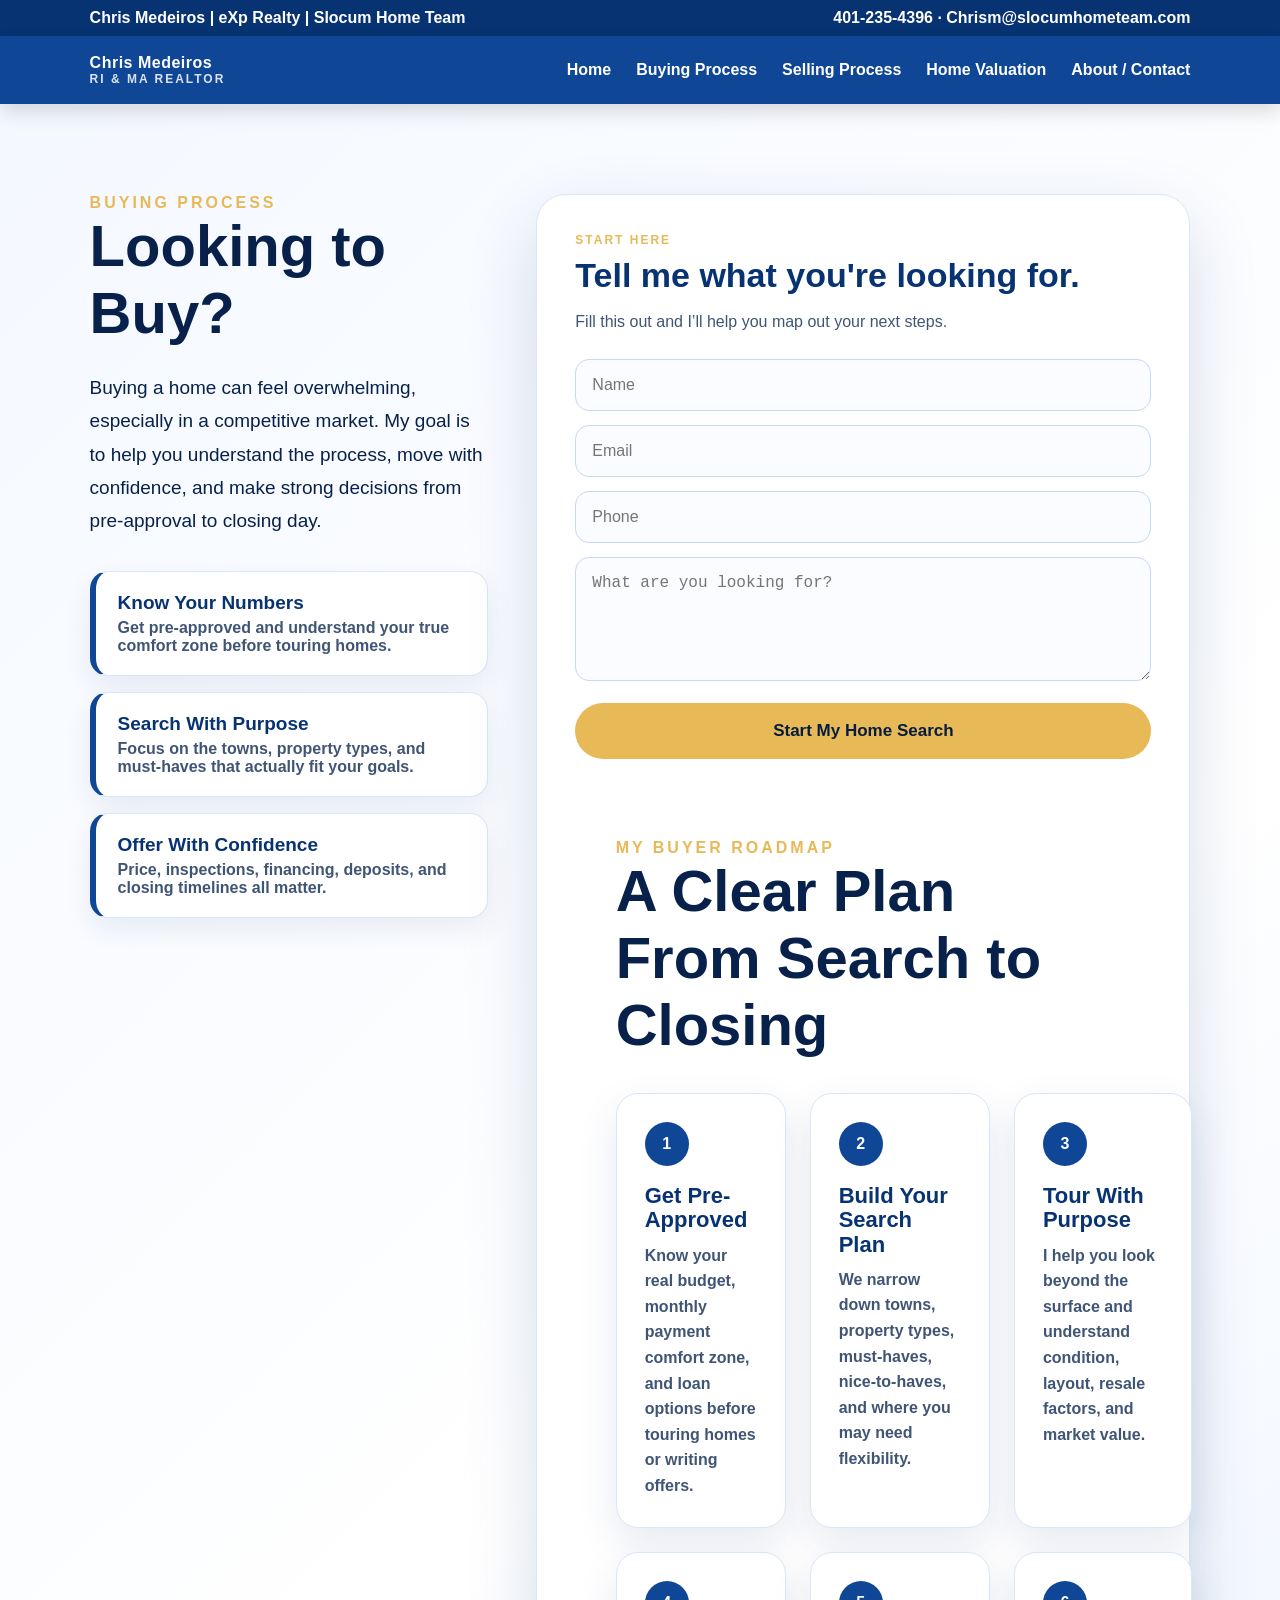
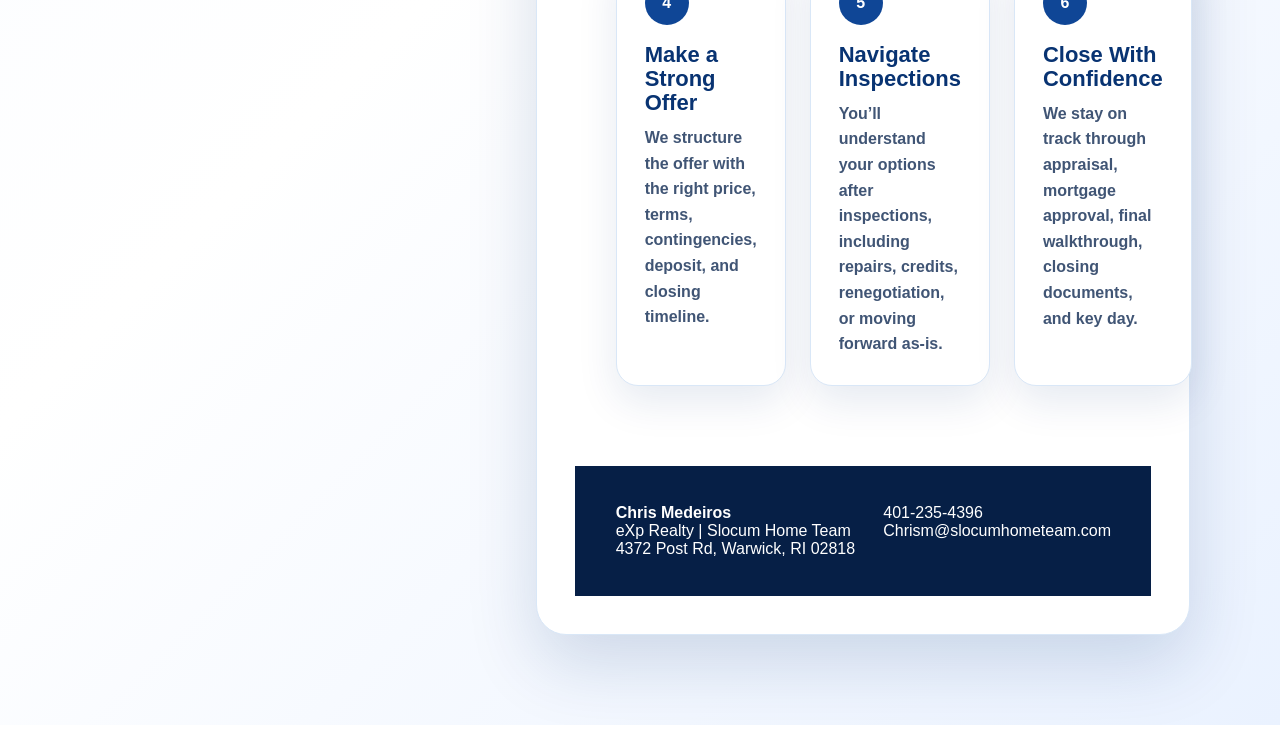
<file: buying.html>
<!doctype html>
<html>
<head>
  <meta charset="utf-8">
  <meta name="viewport" content="width=device-width, initial-scale=1">
  <title>Buying Process | Chris Medeiros</title>

  <style>
    :root{
      --blue:#0f4696;
      --blue2:#083372;
      --light:#f4f8ff;
      --gold:#e7b957;
      --text:#07214a;
    }

    *{box-sizing:border-box}

    body{
      margin:0;
      font-family:Arial,Helvetica,sans-serif;
      color:var(--text);
      background:#fff;
    }

    a{text-decoration:none;color:inherit}

    .top{
      background:var(--blue2);
      color:#fff;
      padding:9px 7%;
      display:flex;
      justify-content:space-between;
      font-weight:700;
    }

    .nav{
      background:var(--blue);
      color:#fff;
      padding:18px 7%;
      display:flex;
      align-items:center;
      justify-content:space-between;
      position:sticky;
      top:0;
      z-index:10;
      box-shadow:0 8px 18px #0002;
    }

    .brand{font-weight:900;letter-spacing:.5px}

    .brand span{
      display:block;
      font-size:12px;
      letter-spacing:2px;
      opacity:.85;
    }

    .links{
      display:flex;
      gap:25px;
      font-weight:800;
    }

    .links a:hover{color:var(--gold)}

    .eyebrow{
      color:var(--gold);
      font-weight:900;
      letter-spacing:3px;
      text-transform:uppercase;
    }

    h2{
      font-size:clamp(34px,5vw,58px);
      margin:0 0 25px;
    }

    .buy-hero{
      background:linear-gradient(135deg,#f4f8ff 0%,#ffffff 55%,#eaf2ff 100%);
      padding:90px 7%;
      display:grid;
      grid-template-columns:1fr 1fr;
      gap:48px;
      align-items:start;
    }

    .buy-copy p{
      font-size:19px;
      line-height:1.75;
      max-width:760px;
    }

    .buy-points{
      display:grid;
      gap:16px;
      margin-top:34px;
      max-width:650px;
    }

    .buy-points div{
      background:white;
      border:1px solid #d9e7f7;
      border-left:6px solid var(--blue);
      border-radius:18px;
      padding:20px 22px;
      box-shadow:0 12px 28px rgba(8,51,114,.08);
    }

    .buy-points strong{
      display:block;
      color:var(--blue2);
      font-size:19px;
      margin-bottom:5px;
    }

    .buy-points span{
      color:#405575;
      font-weight:700;
    }

    .contact-panel{
      background:#fff;
      border:1px solid #d9e7f7;
      border-radius:30px;
      padding:38px;
      box-shadow:0 28px 70px rgba(8,51,114,.16);
    }

    .contact-kicker{
      color:var(--gold);
      font-size:12px;
      font-weight:900;
      letter-spacing:2px;
      text-transform:uppercase;
      margin-bottom:10px;
    }

    .contact-panel h3{
      color:var(--blue2);
      font-size:34px;
      line-height:1.1;
      margin:0 0 10px;
    }

    .contact-lead{
      color:#405575;
      font-size:16px;
      line-height:1.55;
      margin-bottom:24px;
    }

    .form input,
    .form textarea{
      width:100%;
      background:#fbfcff;
      border:1px solid #c6d9f1;
      border-radius:14px;
      padding:16px;
      margin-bottom:14px;
      font-size:16px;
      transition:.2s;
    }

    .form input:focus,
    .form textarea:focus{
      outline:none;
      border-color:var(--blue);
      box-shadow:0 0 0 4px rgba(15,70,150,.12);
    }

    .btn{
      display:inline-block;
      background:var(--gold);
      color:#071d40;
      font-weight:900;
      padding:16px 25px;
      border-radius:40px;
    }

    .form button.btn{
      width:100%;
      border:0;
      cursor:pointer;
      font-size:17px;
      padding:18px;
      margin-top:4px;
    }

    .section{
      padding:80px 7%;
    }

    .section.light{
      background:var(--light);
    }

    .process-grid{
      display:grid;
      grid-template-columns:repeat(3,1fr);
      gap:24px;
      margin-top:35px;
    }

    .process-card{
      background:white;
      border-radius:22px;
      padding:28px;
      box-shadow:0 16px 40px rgba(8,51,114,.10);
      border:1px solid #d9e7f7;
    }

    .step{
      width:44px;
      height:44px;
      background:var(--blue);
      color:white;
      border-radius:50%;
      display:flex;
      align-items:center;
      justify-content:center;
      font-weight:900;
      margin-bottom:18px;
    }

    .process-card h3{
      color:var(--blue2);
      font-size:22px;
      margin:0 0 10px;
    }

    .process-card p{
      color:#405575;
      line-height:1.6;
      margin:0;
      font-weight:600;
    }

    .footer{
      background:#061f46;
      color:white;
      padding:38px 7%;
      display:flex;
      justify-content:space-between;
      gap:20px;
    }

    @media(max-width:850px){
      .top,.nav,.footer{display:block}
      .links{flex-wrap:wrap;margin-top:16px}
      .buy-hero,.process-grid{grid-template-columns:1fr}
      .buy-hero,.section{padding:55px 6%}
      .contact-panel{padding:26px}
    }
  </style>
</head>

<body>
  <div class="top">
    <div>Chris Medeiros | eXp Realty | Slocum Home Team</div>
    <div>401-235-4396 · Chrism@slocumhometeam.com</div>
  </div>

  <nav class="nav">
    <a class="brand" href="index.html">Chris Medeiros<span>RI & MA REALTOR</span></a>
    <div class="links">
      <a href="index.html">Home</a>
      <a href="buying.html">Buying Process</a>
      <a href="selling.html">Selling Process</a>
      <a href="valuation.html">Home Valuation</a>
      <a href="about.html">About / Contact</a>
    </div>
  </nav>

  <section class="buy-hero">
    <div class="buy-copy">
      <div class="eyebrow">Buying Process</div>
      <h2>Looking to Buy?</h2>
      <p>
        Buying a home can feel overwhelming, especially in a competitive market. My goal is
        to help you understand the process, move with confidence, and make strong decisions
        from pre-approval to closing day.
      </p>

      <div class="buy-points">
        <div>
          <strong>Know Your Numbers</strong>
          <span>Get pre-approved and understand your true comfort zone before touring homes.</span>
        </div>
        <div>
          <strong>Search With Purpose</strong>
          <span>Focus on the towns, property types, and must-haves that actually fit your goals.</span>
        </div>
        <div>
          <strong>Offer With Confidence</strong>
          <span>Price, inspections, financing, deposits, and closing timelines all matter.</span>
        </div>
      </div>
    </div>

    <div class="contact-panel">
      <div class="contact-kicker">Start here</div>
      <h3>Tell me what you're looking for.</h3>
      <p class="contact-lead">Fill this out and I’ll help you map out your next steps.</p>

<form class="form"
      action="https://formsubmit.co/cmedeiros1130@gmail.com"
      method="POST">

    <input
        type="text"
        name="Name"
        placeholder="Name"
        required>

    <input
        type="email"
        name="Email"
        placeholder="Email"
        required>

    <input
        type="text"
        name="Phone"
        placeholder="Phone"
        required>

    <textarea
        name="Message"
        rows="5"
        placeholder="What are you looking for?"
        required></textarea>

    <!-- Email Settings -->
    <input type="hidden" name="_subject" value="🏡 New Buyer Lead - Website">
    <input type="hidden" name="_captcha" value="false">
    <input type="hidden" name="_template" value="table">

    <!-- Redirect back to home page -->
    <input
        type="hidden"
        name="_next"
        value="https://cmedeiros1130.github.io/chris-medeiros-website/?submitted=true">

    <button type="submit" class="btn">
        Start My Home Search
    </button>

</form>

  <section class="section">
    <div class="eyebrow">My Buyer Roadmap</div>
    <h2>A Clear Plan From Search to Closing</h2>

    <div class="process-grid">
      <div class="process-card">
        <div class="step">1</div>
        <h3>Get Pre-Approved</h3>
        <p>Know your real budget, monthly payment comfort zone, and loan options before touring homes or writing offers.</p>
      </div>

      <div class="process-card">
        <div class="step">2</div>
        <h3>Build Your Search Plan</h3>
        <p>We narrow down towns, property types, must-haves, nice-to-haves, and where you may need flexibility.</p>
      </div>

      <div class="process-card">
        <div class="step">3</div>
        <h3>Tour With Purpose</h3>
        <p>I help you look beyond the surface and understand condition, layout, resale factors, and market value.</p>
      </div>

      <div class="process-card">
        <div class="step">4</div>
        <h3>Make a Strong Offer</h3>
        <p>We structure the offer with the right price, terms, contingencies, deposit, and closing timeline.</p>
      </div>

      <div class="process-card">
        <div class="step">5</div>
        <h3>Navigate Inspections</h3>
        <p>You’ll understand your options after inspections, including repairs, credits, renegotiation, or moving forward as-is.</p>
      </div>

      <div class="process-card">
        <div class="step">6</div>
        <h3>Close With Confidence</h3>
        <p>We stay on track through appraisal, mortgage approval, final walkthrough, closing documents, and key day.</p>
      </div>
    </div>
  </section>

  <footer class="footer">
    <div>
      <strong>Chris Medeiros</strong><br>
      eXp Realty | Slocum Home Team<br>
      4372 Post Rd, Warwick, RI 02818
    </div>
    <div>
      401-235-4396<br>
      Chrism@slocumhometeam.com
    </div>
  </footer>
      <script>
const params = new URLSearchParams(window.location.search);

if (params.get("submitted") === "true") {
    alert("Thank you for your submission! Chris will contact you shortly.");

    window.history.replaceState({}, document.title, window.location.pathname);
}
</script>

</body>
</html>
</file>
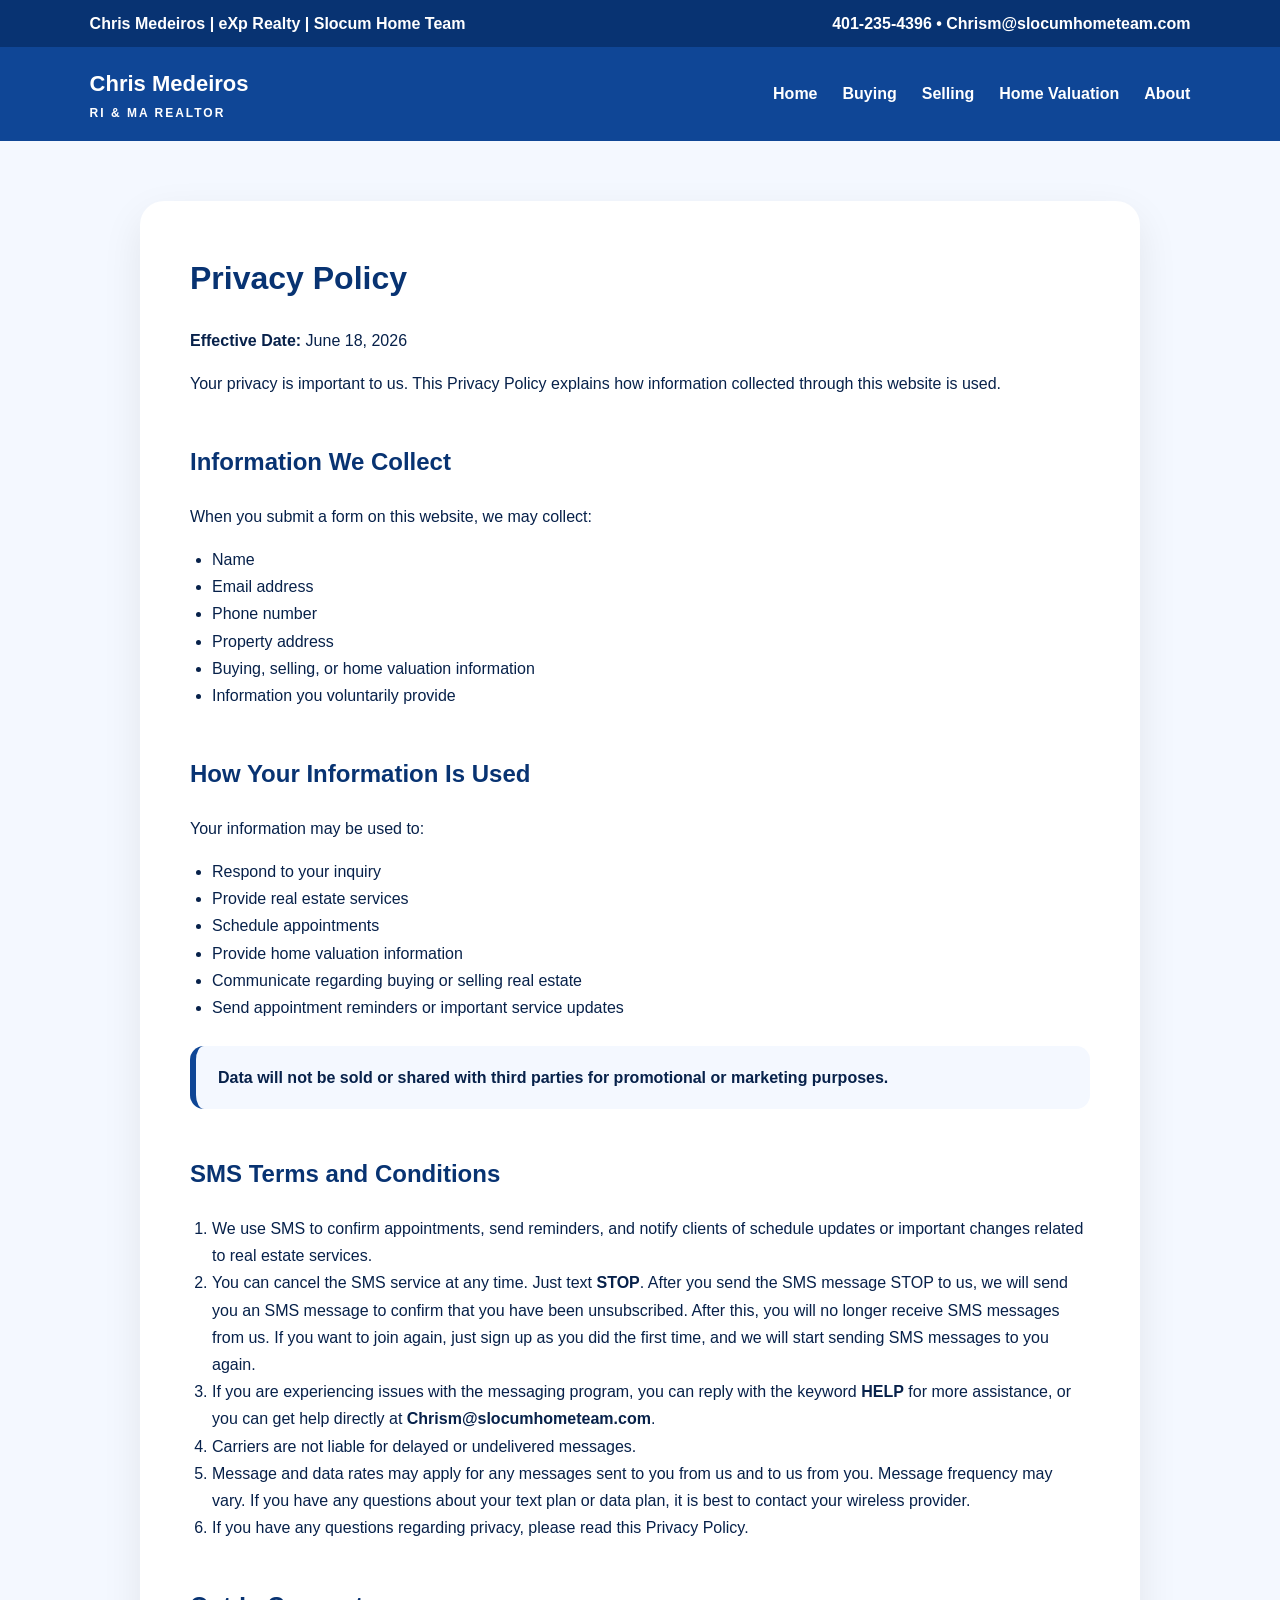
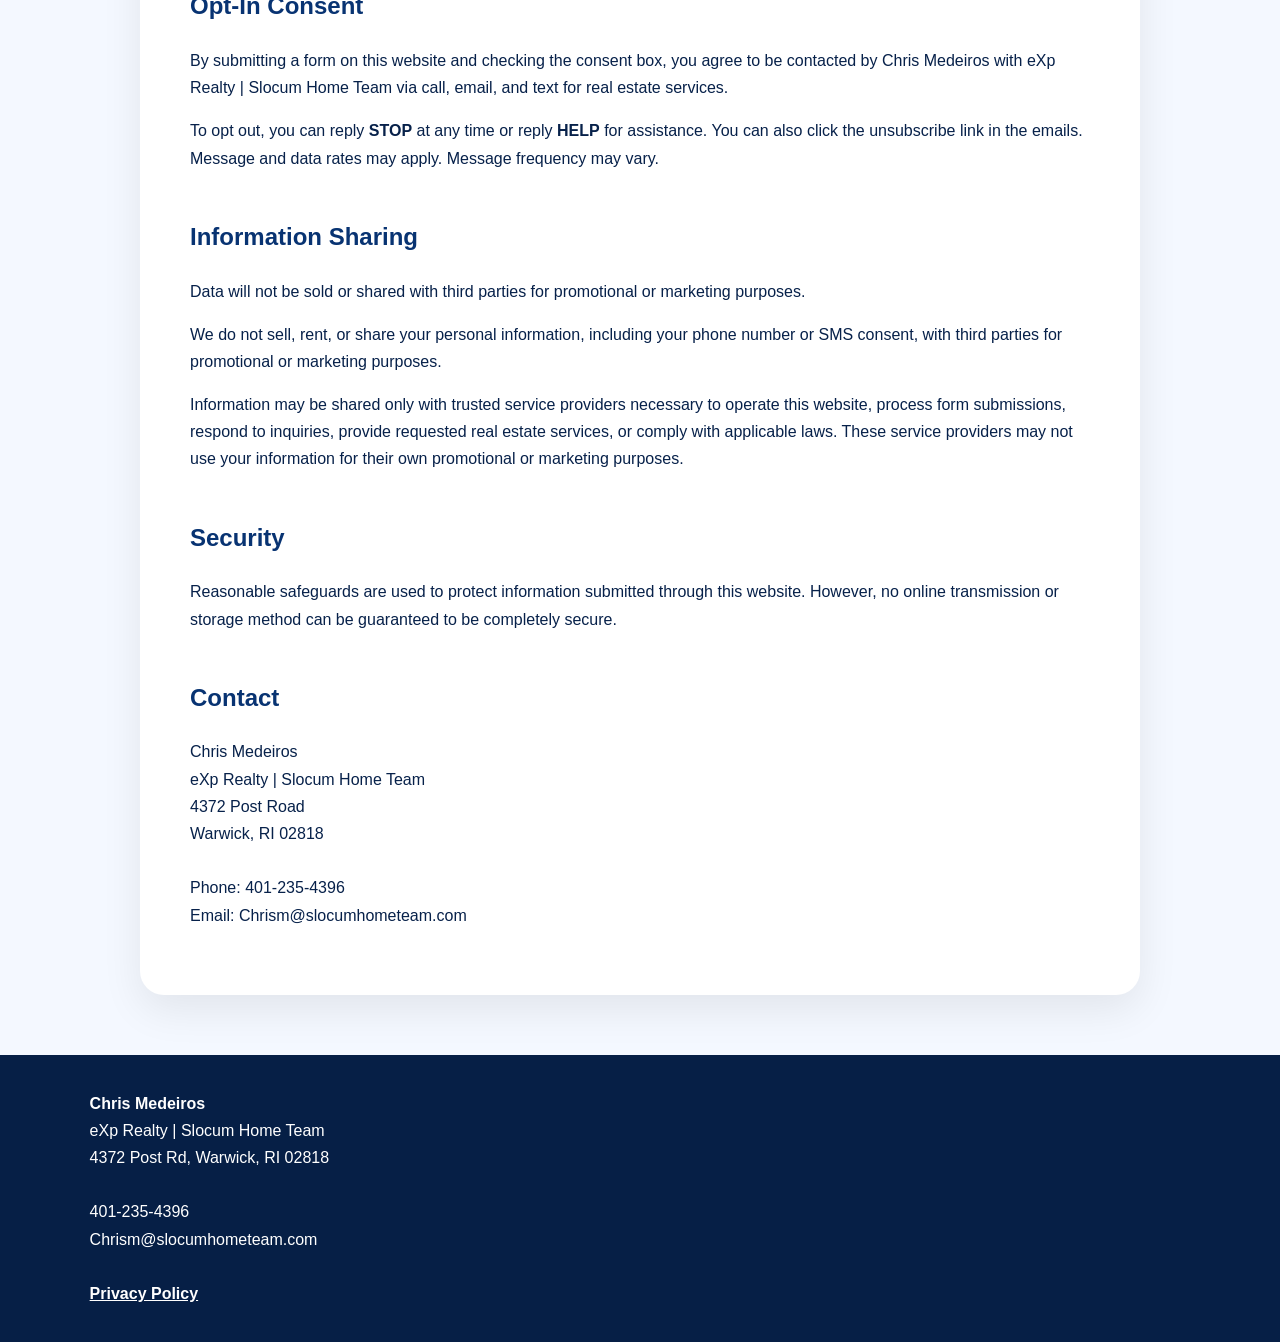
<file: privacy.html>
<!doctype html>
<html lang="en">
<head>
<meta charset="utf-8">
<meta name="viewport" content="width=device-width, initial-scale=1">

<title>Privacy Policy | Chris Medeiros</title>

<style>
:root{
  --blue:#0f4696;
  --blue2:#083372;
  --gold:#e7b957;
  --light:#f4f8ff;
  --text:#07214a;
}

*{box-sizing:border-box;}

body{
  margin:0;
  font-family:Arial,Helvetica,sans-serif;
  background:var(--light);
  color:var(--text);
  line-height:1.7;
}

a{
  color:var(--blue);
  text-decoration:none;
  font-weight:700;
}

.top{
  background:var(--blue2);
  color:#fff;
  padding:10px 7%;
  display:flex;
  justify-content:space-between;
  font-weight:bold;
}

.nav{
  background:var(--blue);
  color:#fff;
  padding:18px 7%;
  display:flex;
  justify-content:space-between;
  align-items:center;
}

.brand{
  font-size:22px;
  font-weight:900;
}

.brand span{
  display:block;
  font-size:12px;
  letter-spacing:2px;
}

.links{
  display:flex;
  gap:25px;
}

.links a{
  color:white;
  font-weight:bold;
}

.container{
  max-width:1000px;
  margin:60px auto;
  background:#fff;
  padding:50px;
  border-radius:24px;
  box-shadow:0 15px 40px rgba(0,0,0,.08);
}

h1{
  color:var(--blue2);
  margin-top:0;
}

h2{
  color:var(--blue2);
  margin-top:45px;
}

ul, ol{
  padding-left:22px;
}

.highlight{
  background:#f4f8ff;
  border-left:6px solid var(--blue);
  padding:18px 22px;
  border-radius:14px;
  margin:25px 0;
  font-weight:700;
}

.footer{
  background:#061f46;
  color:white;
  padding:35px 7%;
  margin-top:60px;
}

.footer a{
  color:white;
  text-decoration:underline;
  font-weight:800;
}

@media(max-width:800px){
  .top,
  .nav,
  .footer{
    display:block;
  }

  .links{
    margin-top:15px;
    flex-wrap:wrap;
  }

  .container{
    margin:30px 5%;
    padding:30px;
  }
}
</style>
</head>

<body>

<div class="top">
  <div>Chris Medeiros | eXp Realty | Slocum Home Team</div>
  <div>401-235-4396 • Chrism@slocumhometeam.com</div>
</div>

<nav class="nav">
  <div class="brand">
    Chris Medeiros
    <span>RI & MA REALTOR</span>
  </div>

  <div class="links">
    <a href="index.html">Home</a>
    <a href="buying.html">Buying</a>
    <a href="selling.html">Selling</a>
    <a href="valuation.html">Home Valuation</a>
    <a href="about.html">About</a>
  </div>
</nav>

<div class="container">

<h1>Privacy Policy</h1>

<p><strong>Effective Date:</strong> June 18, 2026</p>

<p>
Your privacy is important to us. This Privacy Policy explains how information collected through this website is used.
</p>

<h2>Information We Collect</h2>

<p>When you submit a form on this website, we may collect:</p>

<ul>
  <li>Name</li>
  <li>Email address</li>
  <li>Phone number</li>
  <li>Property address</li>
  <li>Buying, selling, or home valuation information</li>
  <li>Information you voluntarily provide</li>
</ul>

<h2>How Your Information Is Used</h2>

<p>Your information may be used to:</p>

<ul>
  <li>Respond to your inquiry</li>
  <li>Provide real estate services</li>
  <li>Schedule appointments</li>
  <li>Provide home valuation information</li>
  <li>Communicate regarding buying or selling real estate</li>
  <li>Send appointment reminders or important service updates</li>
</ul>

<div class="highlight">
  Data will not be sold or shared with third parties for promotional or marketing purposes.
</div>

<h2>SMS Terms and Conditions</h2>

<ol>
  <li>
    We use SMS to confirm appointments, send reminders, and notify clients of schedule updates or important changes related to real estate services.
  </li>

  <li>
    You can cancel the SMS service at any time. Just text <strong>STOP</strong>. After you send the SMS message STOP to us, we will send you an SMS message to confirm that you have been unsubscribed. After this, you will no longer receive SMS messages from us. If you want to join again, just sign up as you did the first time, and we will start sending SMS messages to you again.
  </li>

  <li>
    If you are experiencing issues with the messaging program, you can reply with the keyword <strong>HELP</strong> for more assistance, or you can get help directly at <strong>Chrism@slocumhometeam.com</strong>.
  </li>

  <li>
    Carriers are not liable for delayed or undelivered messages.
  </li>

  <li>
    Message and data rates may apply for any messages sent to you from us and to us from you. Message frequency may vary. If you have any questions about your text plan or data plan, it is best to contact your wireless provider.
  </li>

  <li>
    If you have any questions regarding privacy, please read this Privacy Policy.
  </li>
</ol>

<h2>Opt-In Consent</h2>

<p>
By submitting a form on this website and checking the consent box, you agree to be contacted by Chris Medeiros with eXp Realty | Slocum Home Team via call, email, and text for real estate services.
</p>

<p>
To opt out, you can reply <strong>STOP</strong> at any time or reply <strong>HELP</strong> for assistance. You can also click the unsubscribe link in the emails. Message and data rates may apply. Message frequency may vary.
</p>

<h2>Information Sharing</h2>

<p>
Data will not be sold or shared with third parties for promotional or marketing purposes.
</p>

<p>
We do not sell, rent, or share your personal information, including your phone number or SMS consent, with third parties for promotional or marketing purposes.
</p>

<p>
Information may be shared only with trusted service providers necessary to operate this website, process form submissions, respond to inquiries, provide requested real estate services, or comply with applicable laws. These service providers may not use your information for their own promotional or marketing purposes.
</p>

<h2>Security</h2>

<p>
Reasonable safeguards are used to protect information submitted through this website. However, no online transmission or storage method can be guaranteed to be completely secure.
</p>

<h2>Contact</h2>

<p>
Chris Medeiros<br>
eXp Realty | Slocum Home Team<br>
4372 Post Road<br>
Warwick, RI 02818<br><br>

Phone: 401-235-4396<br>
Email: Chrism@slocumhometeam.com
</p>

</div>

<footer class="footer">
  <strong>Chris Medeiros</strong><br>
  eXp Realty | Slocum Home Team<br>
  4372 Post Rd, Warwick, RI 02818<br><br>
  401-235-4396<br>
  Chrism@slocumhometeam.com<br><br>
  <a href="privacy.html">Privacy Policy</a>
</footer>

</body>
</html>
</file>
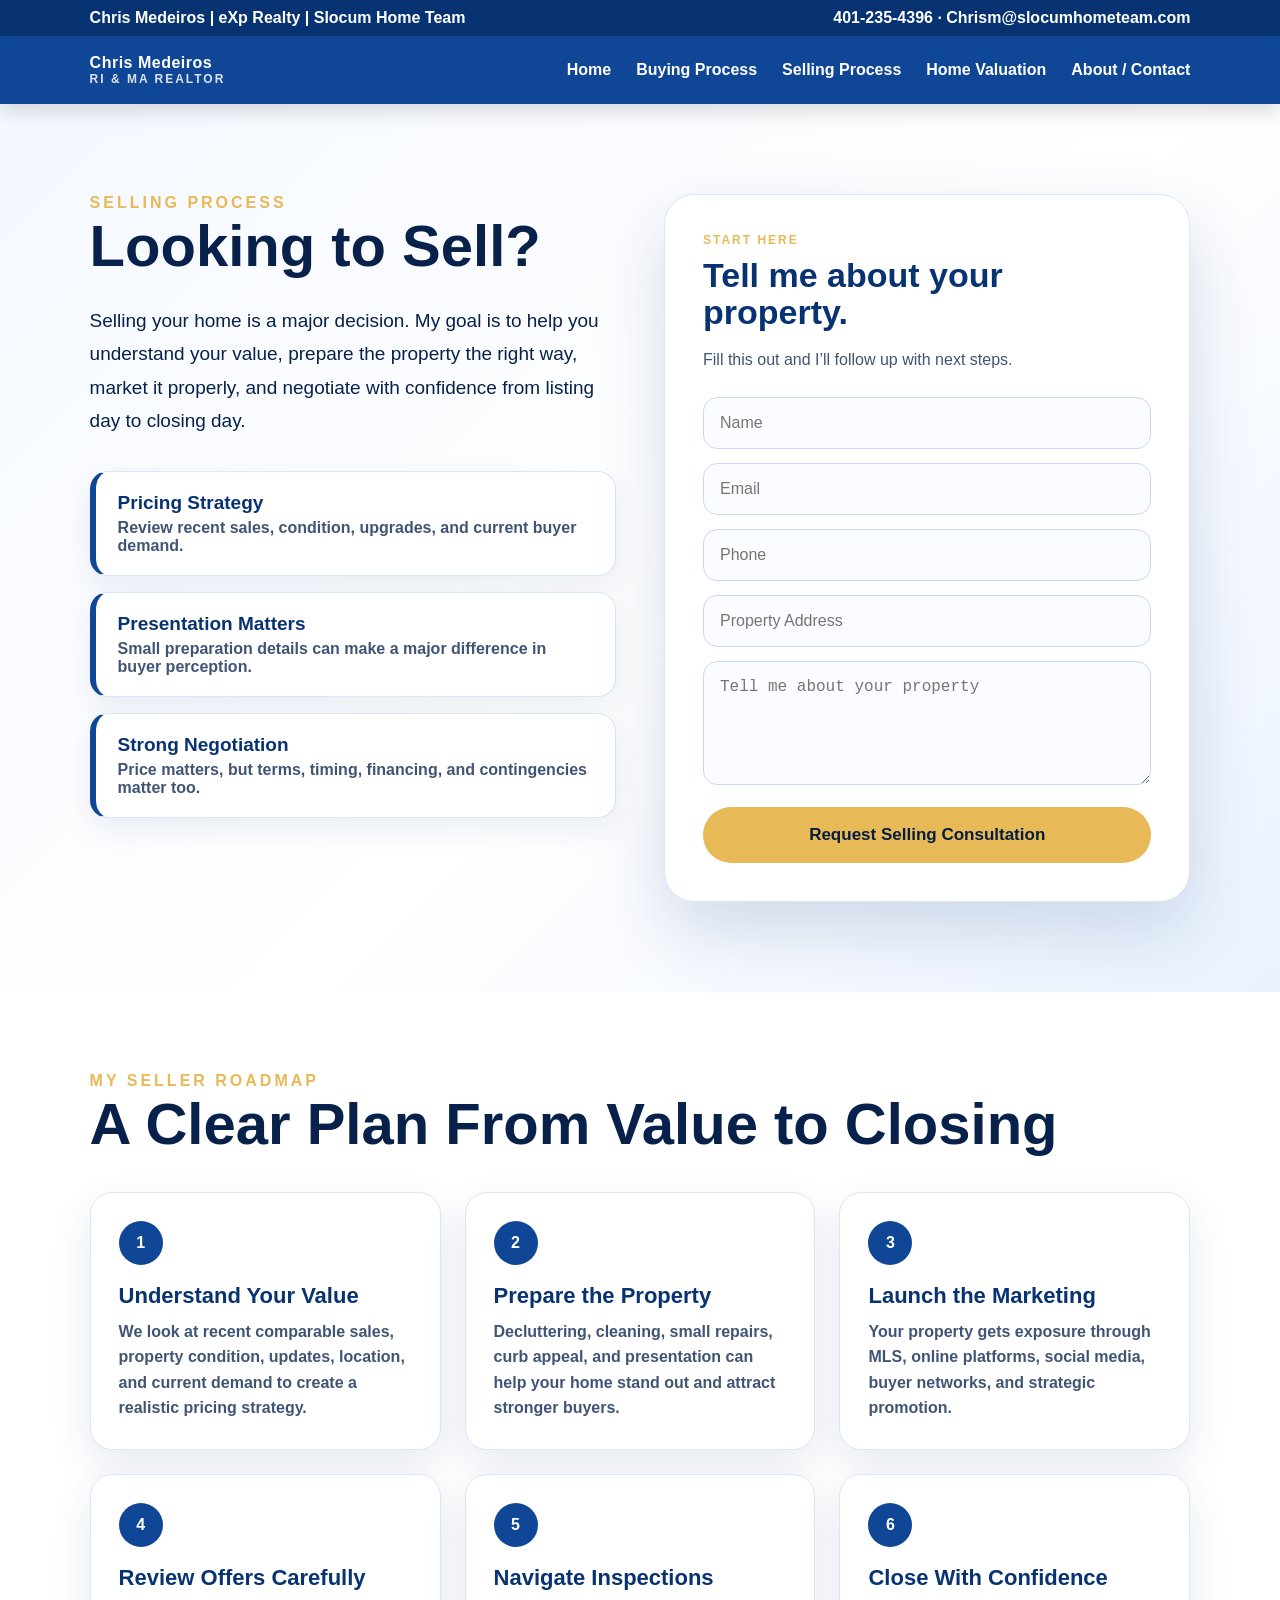
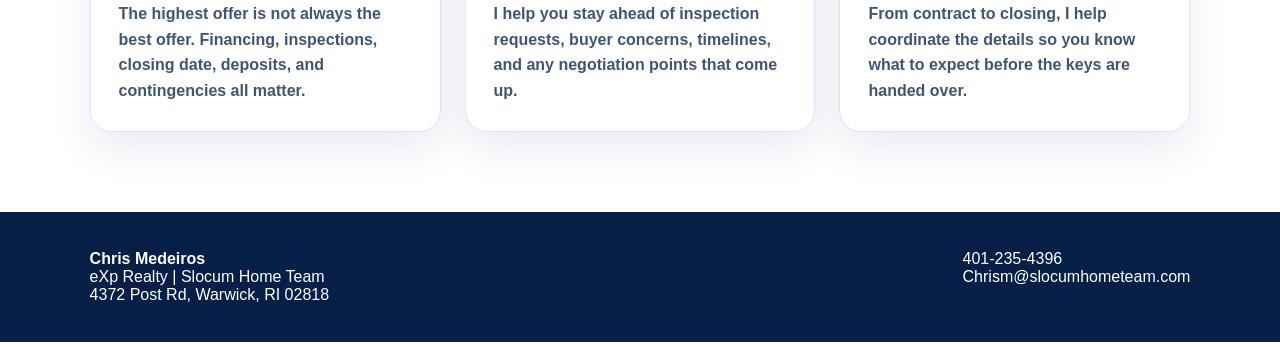
<file: selling.html>
<!doctype html>
<html>
<head>
  <meta charset="utf-8">
  <meta name="viewport" content="width=device-width, initial-scale=1">
  <title>Selling Process | Chris Medeiros</title>

  <style>
    :root{
      --blue:#0f4696;
      --blue2:#083372;
      --light:#f4f8ff;
      --gold:#e7b957;
      --text:#07214a;
    }

    *{box-sizing:border-box}

    body{
      margin:0;
      font-family:Arial,Helvetica,sans-serif;
      color:var(--text);
      background:#fff;
    }

    a{text-decoration:none;color:inherit}

    .top{
      background:var(--blue2);
      color:#fff;
      padding:9px 7%;
      display:flex;
      justify-content:space-between;
      font-weight:700;
    }

    .nav{
      background:var(--blue);
      color:#fff;
      padding:18px 7%;
      display:flex;
      align-items:center;
      justify-content:space-between;
      position:sticky;
      top:0;
      z-index:10;
      box-shadow:0 8px 18px #0002;
    }

    .brand{font-weight:900;letter-spacing:.5px}

    .brand span{
      display:block;
      font-size:12px;
      letter-spacing:2px;
      opacity:.85;
    }

    .links{
      display:flex;
      gap:25px;
      font-weight:800;
    }

    .links a:hover{color:var(--gold)}

    .eyebrow{
      color:var(--gold);
      font-weight:900;
      letter-spacing:3px;
      text-transform:uppercase;
    }

    h2{
      font-size:clamp(34px,5vw,58px);
      margin:0 0 25px;
    }

    .sell-hero{
      background:linear-gradient(135deg,#f4f8ff 0%,#ffffff 55%,#eaf2ff 100%);
      padding:90px 7%;
      display:grid;
      grid-template-columns:1fr 1fr;
      gap:48px;
      align-items:start;
    }

    .sell-copy p{
      font-size:19px;
      line-height:1.75;
      max-width:760px;
    }

    .sell-points{
      display:grid;
      gap:16px;
      margin-top:34px;
      max-width:650px;
    }

    .sell-points div{
      background:white;
      border:1px solid #d9e7f7;
      border-left:6px solid var(--blue);
      border-radius:18px;
      padding:20px 22px;
      box-shadow:0 12px 28px rgba(8,51,114,.08);
    }

    .sell-points strong{
      display:block;
      color:var(--blue2);
      font-size:19px;
      margin-bottom:5px;
    }

    .sell-points span{
      color:#405575;
      font-weight:700;
    }

    .contact-panel{
      background:#fff;
      border:1px solid #d9e7f7;
      border-radius:30px;
      padding:38px;
      box-shadow:0 28px 70px rgba(8,51,114,.16);
    }

    .contact-kicker{
      color:var(--gold);
      font-size:12px;
      font-weight:900;
      letter-spacing:2px;
      text-transform:uppercase;
      margin-bottom:10px;
    }

    .contact-panel h3{
      color:var(--blue2);
      font-size:34px;
      line-height:1.1;
      margin:0 0 10px;
    }

    .contact-lead{
      color:#405575;
      font-size:16px;
      line-height:1.55;
      margin-bottom:24px;
    }

    .form input,
    .form textarea{
      width:100%;
      background:#fbfcff;
      border:1px solid #c6d9f1;
      border-radius:14px;
      padding:16px;
      margin-bottom:14px;
      font-size:16px;
      transition:.2s;
    }

    .form input:focus,
    .form textarea:focus{
      outline:none;
      border-color:var(--blue);
      box-shadow:0 0 0 4px rgba(15,70,150,.12);
    }

    .btn{
      display:inline-block;
      background:var(--gold);
      color:#071d40;
      font-weight:900;
      padding:16px 25px;
      border-radius:40px;
    }

    .form button.btn{
      width:100%;
      border:0;
      cursor:pointer;
      font-size:17px;
      padding:18px;
      margin-top:4px;
    }

    .section{
      padding:80px 7%;
    }

    .section.light{
      background:var(--light);
    }

    .process-grid{
      display:grid;
      grid-template-columns:repeat(3,1fr);
      gap:24px;
      margin-top:35px;
    }

    .process-card{
      background:white;
      border-radius:22px;
      padding:28px;
      box-shadow:0 16px 40px rgba(8,51,114,.10);
      border:1px solid #d9e7f7;
    }

    .step{
      width:44px;
      height:44px;
      background:var(--blue);
      color:white;
      border-radius:50%;
      display:flex;
      align-items:center;
      justify-content:center;
      font-weight:900;
      margin-bottom:18px;
    }

    .process-card h3{
      color:var(--blue2);
      font-size:22px;
      margin:0 0 10px;
    }

    .process-card p{
      color:#405575;
      line-height:1.6;
      margin:0;
      font-weight:600;
    }

    .footer{
      background:#061f46;
      color:white;
      padding:38px 7%;
      display:flex;
      justify-content:space-between;
      gap:20px;
    }

    @media(max-width:850px){
      .top,.nav,.footer{display:block}
      .links{flex-wrap:wrap;margin-top:16px}
      .sell-hero,.process-grid{grid-template-columns:1fr}
      .sell-hero,.section{padding:55px 6%}
      .contact-panel{padding:26px}
    }
  </style>
</head>

<body>
  <div class="top">
    <div>Chris Medeiros | eXp Realty | Slocum Home Team</div>
    <div>401-235-4396 · Chrism@slocumhometeam.com</div>
  </div>

  <nav class="nav">
    <a class="brand" href="index.html">Chris Medeiros<span>RI & MA REALTOR</span></a>
    <div class="links">
      <a href="index.html">Home</a>
      <a href="buying.html">Buying Process</a>
      <a href="selling.html">Selling Process</a>
      <a href="valuation.html">Home Valuation</a>
      <a href="about.html">About / Contact</a>
    </div>
  </nav>

  <section class="sell-hero">
    <div class="sell-copy">
      <div class="eyebrow">Selling Process</div>
      <h2>Looking to Sell?</h2>
      <p>
        Selling your home is a major decision. My goal is to help you understand your value,
        prepare the property the right way, market it properly, and negotiate with confidence
        from listing day to closing day.
      </p>

      <div class="sell-points">
        <div>
          <strong>Pricing Strategy</strong>
          <span>Review recent sales, condition, upgrades, and current buyer demand.</span>
        </div>
        <div>
          <strong>Presentation Matters</strong>
          <span>Small preparation details can make a major difference in buyer perception.</span>
        </div>
        <div>
          <strong>Strong Negotiation</strong>
          <span>Price matters, but terms, timing, financing, and contingencies matter too.</span>
        </div>
      </div>
    </div>

    <div class="contact-panel">
      <div class="contact-kicker">Start here</div>
      <h3>Tell me about your property.</h3>
      <p class="contact-lead">Fill this out and I’ll follow up with next steps.</p>

    <form class="form"
      action="https://formsubmit.co/cmedeiros1130@gmail.com"
      method="POST">

    <input type="text" name="Name" placeholder="Name" required>
    <input type="email" name="Email" placeholder="Email" required>
    <input type="text" name="Phone" placeholder="Phone" required>
    <input type="text" name="PropertyAddress" placeholder="Property Address" required>

    <textarea name="Message" rows="5" placeholder="Tell me about your property" required></textarea>

    <input type="hidden" name="_subject" value="New Seller Lead - Website">
    <input type="hidden" name="_captcha" value="false">
    <input type="hidden" name="_template" value="table">
    <input type="hidden" name="_next" value="https://cmedeiros1130.github.io/chris-medeiros-website/?submitted=true">

    <button type="submit" class="btn">Request Selling Consultation</button>
</form>
    </div>
  </section>

  <section class="section">
    <div class="eyebrow">My Seller Roadmap</div>
    <h2>A Clear Plan From Value to Closing</h2>

    <div class="process-grid">
      <div class="process-card">
        <div class="step">1</div>
        <h3>Understand Your Value</h3>
        <p>We look at recent comparable sales, property condition, updates, location, and current demand to create a realistic pricing strategy.</p>
      </div>

      <div class="process-card">
        <div class="step">2</div>
        <h3>Prepare the Property</h3>
        <p>Decluttering, cleaning, small repairs, curb appeal, and presentation can help your home stand out and attract stronger buyers.</p>
      </div>

      <div class="process-card">
        <div class="step">3</div>
        <h3>Launch the Marketing</h3>
        <p>Your property gets exposure through MLS, online platforms, social media, buyer networks, and strategic promotion.</p>
      </div>

      <div class="process-card">
        <div class="step">4</div>
        <h3>Review Offers Carefully</h3>
        <p>The highest offer is not always the best offer. Financing, inspections, closing date, deposits, and contingencies all matter.</p>
      </div>

      <div class="process-card">
        <div class="step">5</div>
        <h3>Navigate Inspections</h3>
        <p>I help you stay ahead of inspection requests, buyer concerns, timelines, and any negotiation points that come up.</p>
      </div>

      <div class="process-card">
        <div class="step">6</div>
        <h3>Close With Confidence</h3>
        <p>From contract to closing, I help coordinate the details so you know what to expect before the keys are handed over.</p>
      </div>
    </div>
  </section>

  <footer class="footer">
    <div>
      <strong>Chris Medeiros</strong><br>
      eXp Realty | Slocum Home Team<br>
      4372 Post Rd, Warwick, RI 02818
    </div>
    <div>
      401-235-4396<br>
      Chrism@slocumhometeam.com
    </div>
  </footer>

      <script>
const params = new URLSearchParams(window.location.search);

if (params.get("submitted") === "true") {
    alert("Thank you for your submission! Chris will contact you shortly.");

    window.history.replaceState({}, document.title, window.location.pathname);
}
</script>
</body>
</html>
</file>
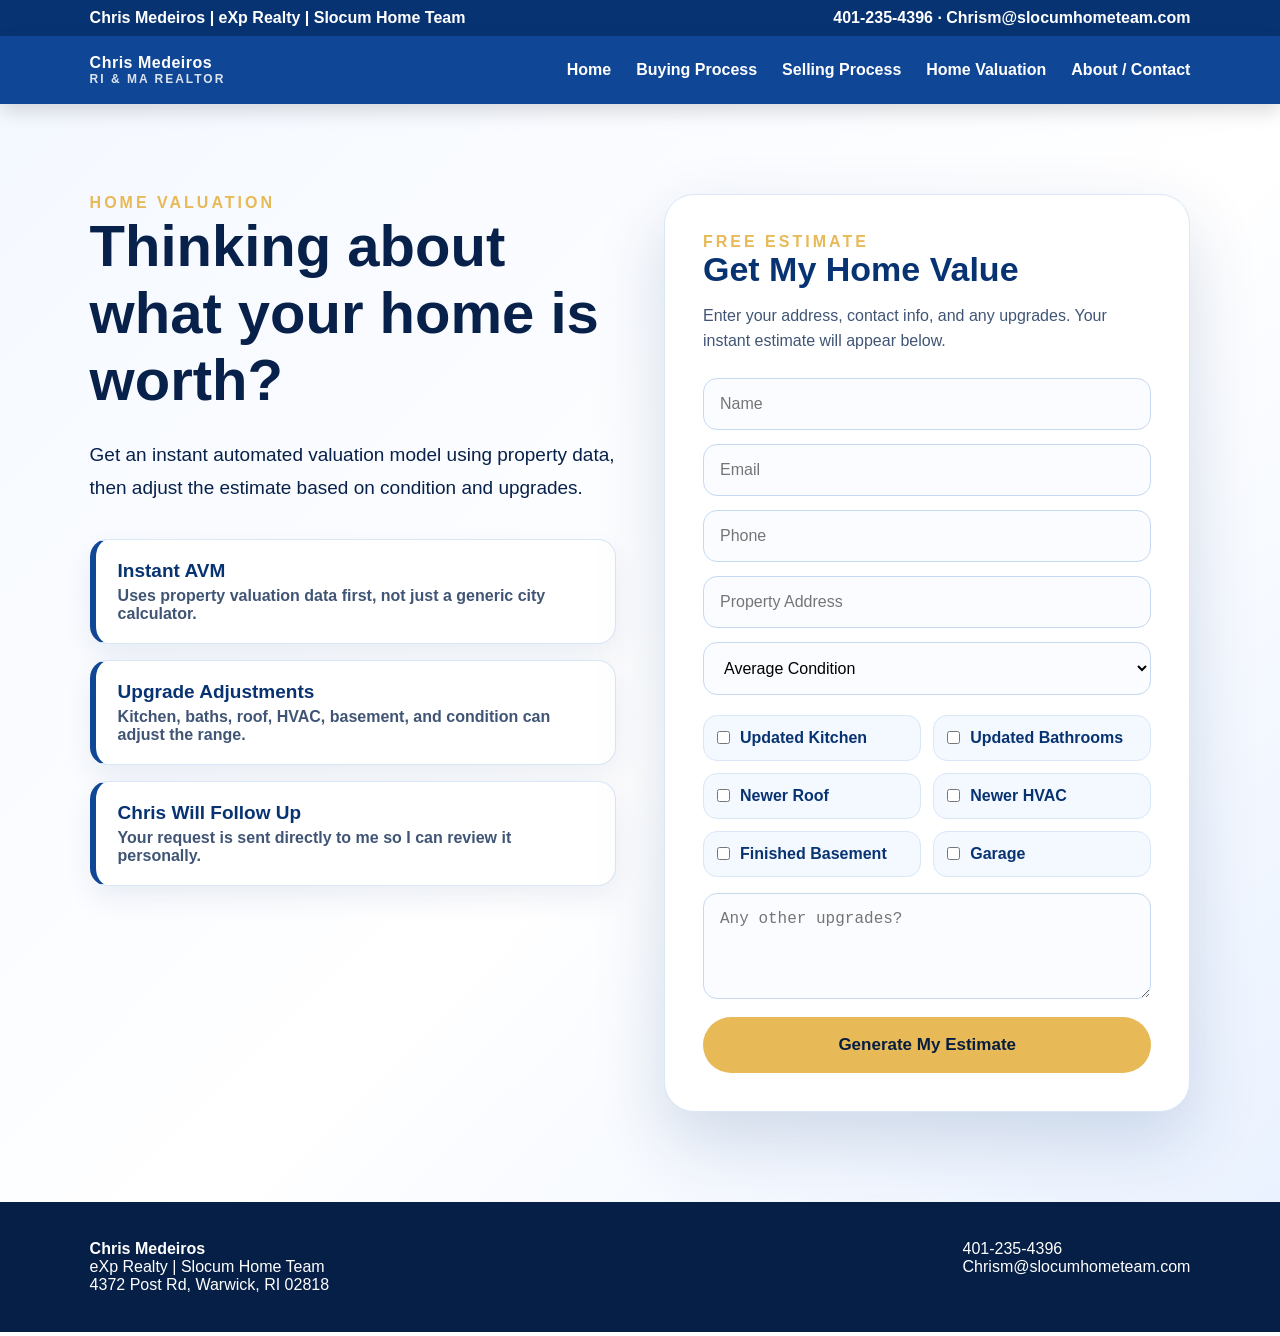
<file: valuation.html>
<!doctype html>
<html>
<head>
  <meta charset="utf-8">
  <meta name="viewport" content="width=device-width, initial-scale=1">
  <title>Home Valuation | Chris Medeiros</title>

  <style>
    :root{--blue:#0f4696;--blue2:#083372;--light:#f4f8ff;--gold:#e7b957;--text:#07214a}
    *{box-sizing:border-box}
    body{margin:0;font-family:Arial,Helvetica,sans-serif;color:var(--text);background:#fff}
    a{text-decoration:none;color:inherit}

    .top{background:var(--blue2);color:#fff;padding:9px 7%;display:flex;justify-content:space-between;font-weight:700}
    .nav{background:var(--blue);color:#fff;padding:18px 7%;display:flex;align-items:center;justify-content:space-between;position:sticky;top:0;z-index:10;box-shadow:0 8px 18px #0002}
    .brand{font-weight:900;letter-spacing:.5px}
    .brand span{display:block;font-size:12px;letter-spacing:2px;opacity:.85}
    .links{display:flex;gap:25px;font-weight:800}
    .links a:hover{color:var(--gold)}

    .eyebrow{color:var(--gold);font-weight:900;letter-spacing:3px;text-transform:uppercase}
    h2{font-size:clamp(34px,5vw,58px);margin:0 0 25px}

    .valuation-hero{
      background:linear-gradient(135deg,#f4f8ff 0%,#ffffff 55%,#eaf2ff 100%);
      padding:90px 7%;
      display:grid;
      grid-template-columns:1fr 1fr;
      gap:48px;
      align-items:start;
    }

    .valuation-copy p{font-size:19px;line-height:1.75;max-width:760px}

    .valuation-points{display:grid;gap:16px;margin-top:34px;max-width:650px}
    .valuation-points div{
      background:white;
      border:1px solid #d9e7f7;
      border-left:6px solid var(--blue);
      border-radius:18px;
      padding:20px 22px;
      box-shadow:0 12px 28px rgba(8,51,114,.08);
    }
    .valuation-points strong{display:block;color:var(--blue2);font-size:19px;margin-bottom:5px}
    .valuation-points span{color:#405575;font-weight:700}

    .valuation-panel{
      background:#fff;
      border:1px solid #d9e7f7;
      border-radius:30px;
      padding:38px;
      box-shadow:0 28px 70px rgba(8,51,114,.16);
    }

    .valuation-panel h3{color:var(--blue2);font-size:34px;line-height:1.1;margin:0 0 10px}
    .lead{color:#405575;font-size:16px;line-height:1.55;margin-bottom:24px}

    .form input,.form textarea,.form select{
      width:100%;
      background:#fbfcff;
      border:1px solid #c6d9f1;
      border-radius:14px;
      padding:16px;
      margin-bottom:14px;
      font-size:16px;
    }

    .upgrade-grid{
      display:grid;
      grid-template-columns:1fr 1fr;
      gap:12px;
      margin:6px 0 16px;
    }

    .upgrade-grid label{
      background:#f4f8ff;
      border:1px solid #d9e7f7;
      border-radius:14px;
      padding:13px;
      display:flex;
      align-items:center;
      gap:10px;
      font-weight:800;
      color:var(--blue2);
      cursor:pointer;
    }

    .upgrade-grid input{
      width:auto;
      margin:0;
    }

    .btn{
      width:100%;
      border:0;
      cursor:pointer;
      display:inline-block;
      background:var(--gold);
      color:#071d40;
      font-weight:900;
      padding:18px 25px;
      border-radius:40px;
      font-size:17px;
    }

    .result{
      display:none;
      margin-top:25px;
      background:#f4f8ff;
      border:1px solid #d9e7f7;
      border-radius:22px;
      padding:25px;
    }

    .result h3{margin:0 0 8px;color:var(--blue2)}
    .price{font-size:42px;font-weight:900;color:var(--blue2);margin:12px 0}
    .range{font-size:21px;font-weight:900;color:#405575}
    .small{font-size:14px;line-height:1.5;color:#405575;margin-top:16px}

    .footer{background:#061f46;color:white;padding:38px 7%;display:flex;justify-content:space-between;gap:20px}

    @media(max-width:850px){
      .top,.nav,.footer{display:block}
      .links{flex-wrap:wrap;margin-top:16px}
      .valuation-hero,.upgrade-grid{grid-template-columns:1fr}
      .valuation-hero{padding:55px 6%}
      .valuation-panel{padding:26px}
    }
  </style>
</head>

<body>
  <div class="top">
    <div>Chris Medeiros | eXp Realty | Slocum Home Team</div>
    <div>401-235-4396 · Chrism@slocumhometeam.com</div>
  </div>

  <nav class="nav">
    <a class="brand" href="index.html">Chris Medeiros<span>RI & MA REALTOR</span></a>
    <div class="links">
      <a href="index.html">Home</a>
      <a href="buying.html">Buying Process</a>
      <a href="selling.html">Selling Process</a>
      <a href="valuation.html">Home Valuation</a>
      <a href="about.html">About / Contact</a>
    </div>
  </nav>

  <section class="valuation-hero">
    <div class="valuation-copy">
      <div class="eyebrow">Home Valuation</div>
      <h2>Thinking about what your home is worth?</h2>
      <p>
        Get an instant automated valuation model using property data, then adjust the estimate based on condition and upgrades.
      </p>

      <div class="valuation-points">
        <div>
          <strong>Instant AVM</strong>
          <span>Uses property valuation data first, not just a generic city calculator.</span>
        </div>
        <div>
          <strong>Upgrade Adjustments</strong>
          <span>Kitchen, baths, roof, HVAC, basement, and condition can adjust the range.</span>
        </div>
        <div>
          <strong>Chris Will Follow Up</strong>
          <span>Your request is sent directly to me so I can review it personally.</span>
        </div>
      </div>
    </div>

    <div class="valuation-panel">
      <div class="eyebrow">Free Estimate</div>
      <h3>Get My Home Value</h3>
      <p class="lead">Enter your address, contact info, and any upgrades. Your instant estimate will appear below.</p>

      <iframe name="hiddenFrame" style="display:none;"></iframe>

      <form class="form"
            id="valuationForm"
            action="https://formsubmit.co/cmedeiros1130@gmail.com"
            method="POST"
            target="hiddenFrame">

        <input type="text" name="Name" id="name" placeholder="Name" required>
        <input type="email" name="Email" id="email" placeholder="Email" required>
        <input type="text" name="Phone" id="phone" placeholder="Phone">
        <input type="text" name="PropertyAddress" id="address" placeholder="Property Address" required>

        <select name="Condition" id="condition">
          <option value="average">Average Condition</option>
          <option value="needs-work">Needs Work</option>
          <option value="good">Good Condition</option>
          <option value="updated">Recently Updated</option>
          <option value="luxury">Luxury / High-End</option>
        </select>

        <div class="upgrade-grid">
          <label><input type="checkbox" id="kitchen" name="UpdatedKitchen" value="Yes"> Updated Kitchen</label>
          <label><input type="checkbox" id="bathrooms" name="UpdatedBathrooms" value="Yes"> Updated Bathrooms</label>
          <label><input type="checkbox" id="roof" name="NewerRoof" value="Yes"> Newer Roof</label>
          <label><input type="checkbox" id="hvac" name="NewerHVAC" value="Yes"> Newer HVAC</label>
          <label><input type="checkbox" id="basement" name="FinishedBasement" value="Yes"> Finished Basement</label>
          <label><input type="checkbox" id="garage" name="Garage" value="Yes"> Garage</label>
        </div>

        <textarea name="AdditionalUpgrades" id="upgrades" rows="4" placeholder="Any other upgrades?"></textarea>

        <input type="hidden" name="BaseAVM" id="baseAVM">
        <input type="hidden" name="UpgradeAdjustment" id="upgradeAdjustment">
        <input type="hidden" name="EstimatedValue" id="estimatedValue">
        <input type="hidden" name="EstimatedRange" id="estimatedRange">

        <input type="hidden" name="_subject" value="New Home Valuation Lead - Website">
        <input type="hidden" name="_captcha" value="false">
        <input type="hidden" name="_template" value="table">

        <button type="button" class="btn" onclick="generateAVM()">Generate My Estimate</button>
      </form>

      <div class="result" id="resultBox">
        <h3>Estimated Automated Value</h3>
        <div class="price" id="mainValue">$0</div>
        <div class="range" id="rangeValue">$0 - $0</div>
        <p class="small">
          This is an automated estimate only. Actual market value may change based on recent comparable sales,
          property condition, upgrades, layout, lot size, location, and current buyer demand. Chris will review your property
          and follow up with a more accurate opinion of value.
        </p>
      </div>
    </div>
  </section>

  <footer class="footer">
    <div>
      <strong>Chris Medeiros</strong><br>
      eXp Realty | Slocum Home Team<br>
      4372 Post Rd, Warwick, RI 02818
    </div>
    <div>
      401-235-4396<br>
      Chrism@slocumhometeam.com
    </div>
  </footer>

  <script>
    const RENTCAST_API_KEY = "7831e499b9624c36bc0d9d02b724e36c";

    function money(num){
      return new Intl.NumberFormat("en-US", {
        style: "currency",
        currency: "USD",
        maximumFractionDigits: 0
      }).format(num);
    }

    function getUpgradeAdjustment(base){
      let adjustment = 0;

      if(document.getElementById("kitchen").checked) adjustment += base * 0.025;
      if(document.getElementById("bathrooms").checked) adjustment += base * 0.020;
      if(document.getElementById("roof").checked) adjustment += base * 0.012;
      if(document.getElementById("hvac").checked) adjustment += base * 0.010;
      if(document.getElementById("basement").checked) adjustment += base * 0.025;
      if(document.getElementById("garage").checked) adjustment += base * 0.012;

      const condition = document.getElementById("condition").value;

      if(condition === "needs-work") adjustment -= base * 0.075;
      if(condition === "good") adjustment += base * 0.015;
      if(condition === "updated") adjustment += base * 0.045;
      if(condition === "luxury") adjustment += base * 0.075;

      return adjustment;
    }

    async function generateAVM(){
      const form = document.getElementById("valuationForm");

      if(!form.reportValidity()) return;

      const address = document.getElementById("address").value.trim();

      try{
        const url = "https://api.rentcast.io/v1/avm/value?address=" + encodeURIComponent(address);

        const response = await fetch(url, {
          method: "GET",
          headers: {
            "X-Api-Key": RENTCAST_API_KEY,
            "accept": "application/json"
          }
        });

        if(!response.ok){
          throw new Error("AVM failed");
        }

        const data = await response.json();

        const baseValue =
          data.price ||
          data.value ||
          data.estimatedValue ||
          data.estimate ||
          data.valuation ||
          data.marketValue ||
          0;

        if(!baseValue){
          throw new Error("No value returned");
        }

        const adjustment = getUpgradeAdjustment(baseValue);
        const adjustedValue = Math.round((baseValue + adjustment) / 5000) * 5000;

        const low = Math.round((adjustedValue * 0.94) / 5000) * 5000;
        const high = Math.round((adjustedValue * 1.06) / 5000) * 5000;

        document.getElementById("mainValue").textContent = money(adjustedValue);
        document.getElementById("rangeValue").textContent = money(low) + " - " + money(high);

        document.getElementById("baseAVM").value = money(baseValue);
        document.getElementById("upgradeAdjustment").value = money(adjustment);
        document.getElementById("estimatedValue").value = money(adjustedValue);
        document.getElementById("estimatedRange").value = money(low) + " - " + money(high);

        document.getElementById("resultBox").style.display = "block";
        document.getElementById("resultBox").scrollIntoView({behavior:"smooth"});

        setTimeout(() => {
          form.submit();
          alert("Thank you! Your automated value has been generated and sent to Chris for review.");
        }, 700);

      } catch(error){
        alert("The automated value could not be generated for that address. Please check the address and try again, or Chris can review it manually.");
      }
    }
  </script>
</body>
</html>
</file>
